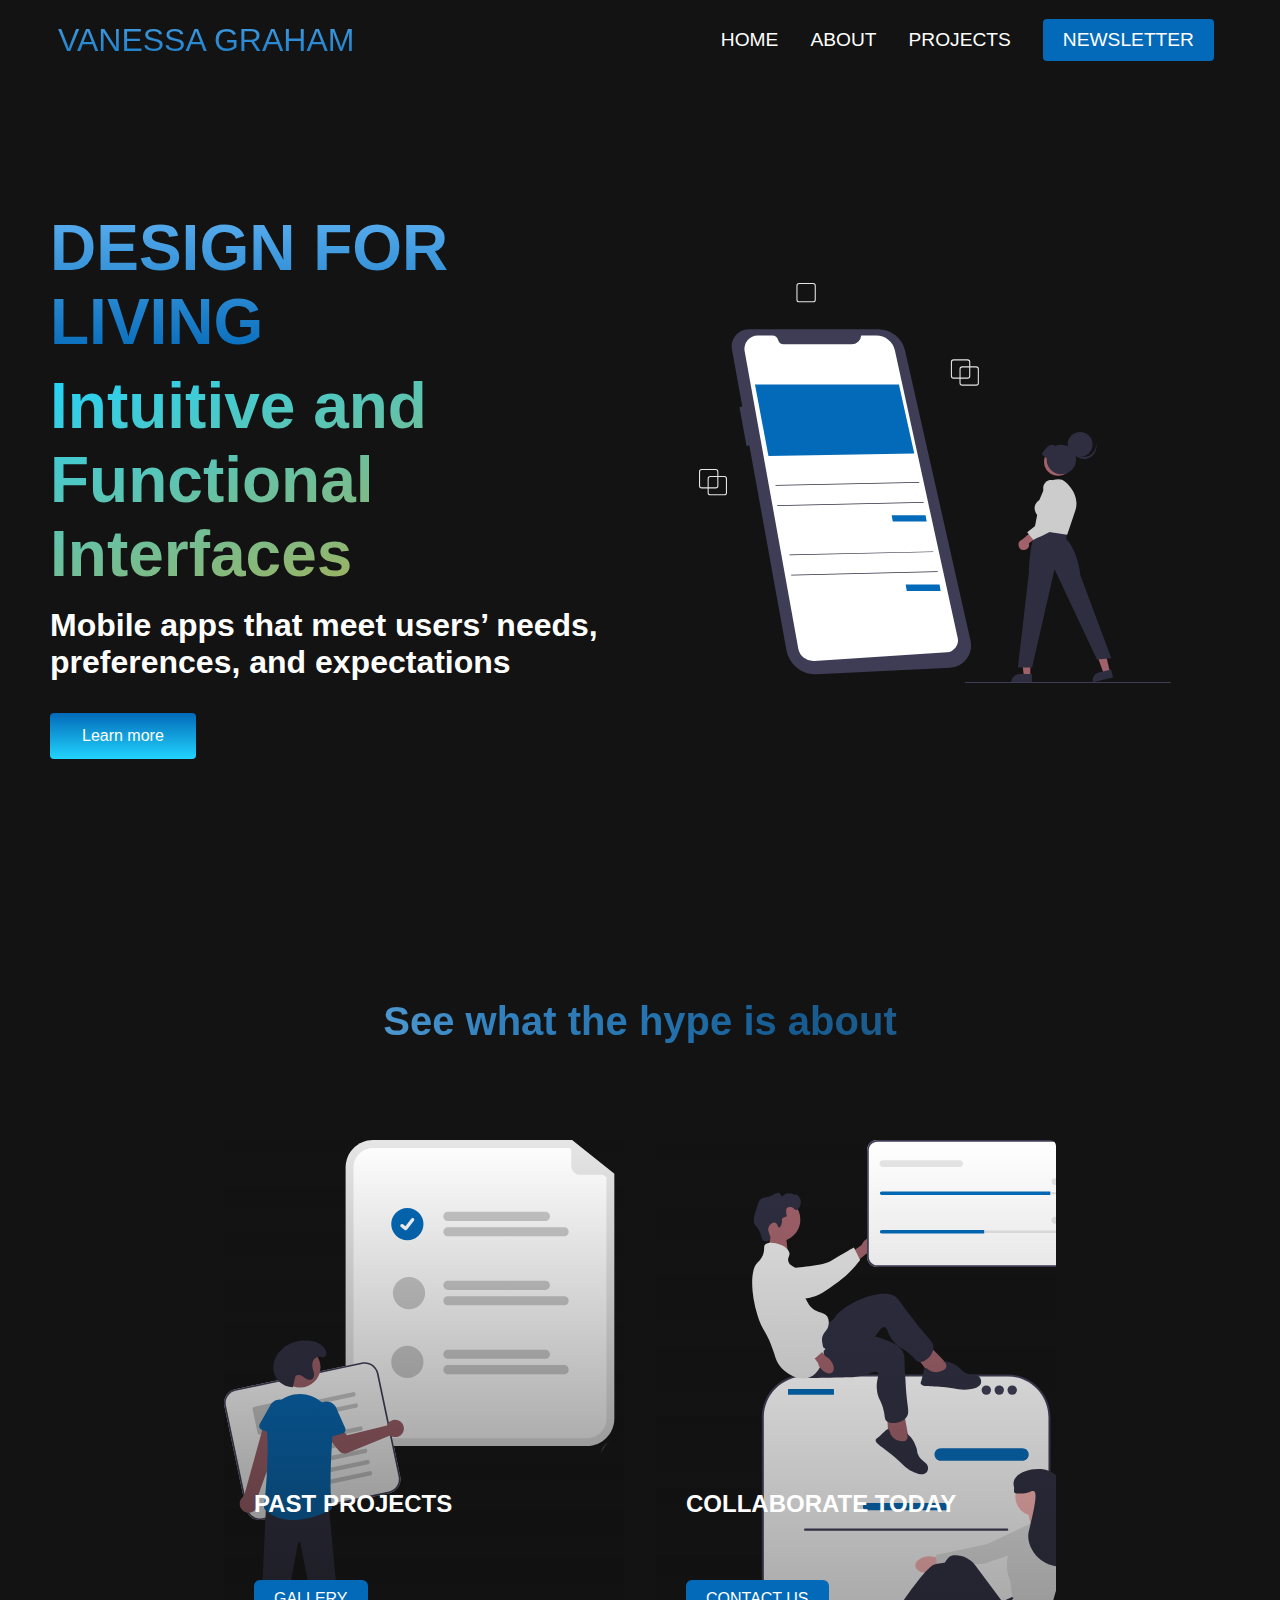
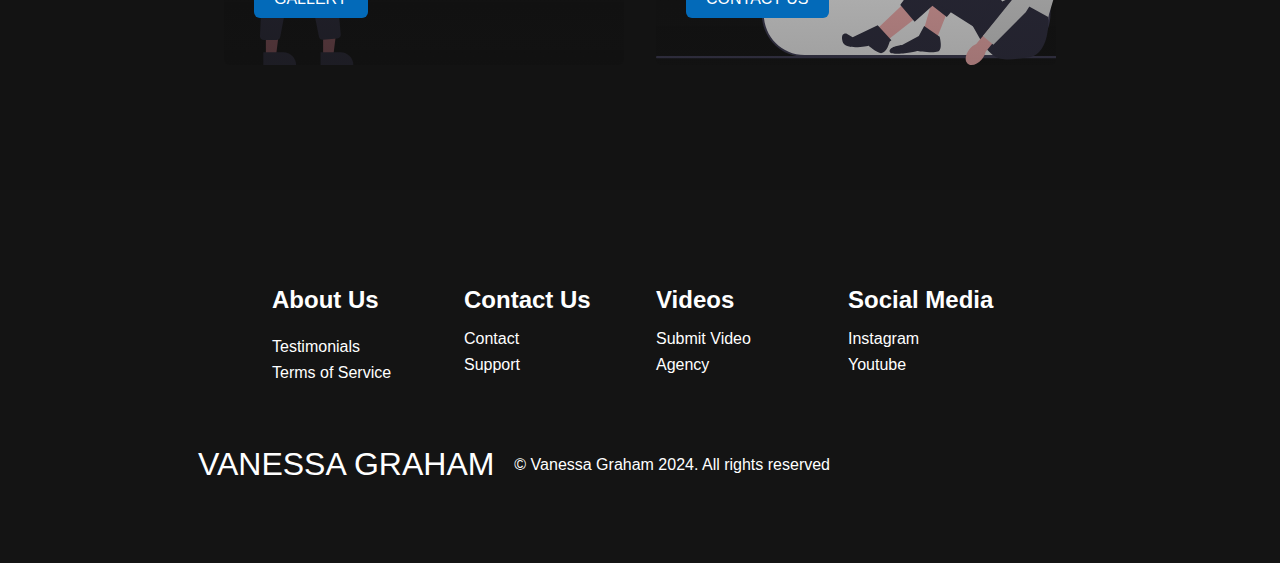
<file: index.html>
<!DOCTYPE html>
<html lang="en">
  <head>
    <meta charset="UTF-8" />
    <meta http-equiv="X-UA-Compatible" content="IE=edge" />
    <meta name="viewport" content="width=device-width, initial-scale=1.0" />
    <title>Vanessa Graham Website</title>

    <!--STYLESHEET-->
    <link rel="stylesheet" href="./style.css" />
   

  </head>
  <body>
    <!-- Navbar Section -->
    <nav class="navbar">
      <div class="navbar__container">
        <a href="/" id="navbar__logo"
          ><i class="fas fa-gem"></i>VANESSA GRAHAM</a
        >
        <div class="navbar__toggle" id="mobile-menu">
          <span class="bar"></span> <span class="bar"></span>
          <span class="bar"></span>
        </div>
        <ul class="navbar__menu">
          <li class="navbar__item">
            <a href="/" class="navbar__links">HOME</a>
          </li>
          <li class="navbar__item">
            <a href="/About.html" class="navbar__links">ABOUT</a>
          </li>
          <li class="navbar__item">
            <a href="/Project.html" class="navbar__links">PROJECTS</a>
          </li>
          <li class="navbar__btn"><a href="/" class="button">NEWSLETTER</a></li>
        </ul>
      </div>
    </nav>

    <!-- Hero Section -->
     <div class="main">
      <div class="main__container">
        <div class="main__content">
          <h1>DESIGN FOR LIVING</h1>
          <h2>Intuitive and Functional Interfaces</h2>
          <p>Mobile apps that meet users’ needs, preferences, and expectations </p>
          <button class="main__btn"><a href="/About.html">Learn more</a></button>
        </div>
        <div class="main__img--container">
          <img id="main__img" src="images/Pics2.svg"/>
        </div>
      </div>
    </div>
    
        </div>
      </div>
    </div>
    <div class="services">
      <h1>See what the hype is about</h1>
      <div class="services__container">
        <div class="services__card">
          <h2>PAST PROJECTS</h2>
                    <button>GALLERY</button>
        </div>
        <div class="services__card">
          <h2>COLLABORATE TODAY</h2>
              <button>CONTACT US </button>
        </div>
      </div>
    </div>
       <!-- Footer Section -->
    <div class="footer__container">
      <div class="footer__links">
        <div class="footer__link--wrapper">
          <div class="footer__link--items">
            <h2>About Us</h2>
            <a href="/sign__up"></a> <a href="/">Testimonials</a>
             
            <a href="/">Terms of Service</a>
          </div>
          <div class="footer__link--items">
            <h2>Contact Us</h2>
            <a href="/">Contact</a> <a href="/">Support</a>
            
          </div>
        </div>
        <div class="footer__link--wrapper">
          <div class="footer__link--items">
            <h2>Videos</h2>
            <a href="/">Submit Video</a> 
            <a href="/">Agency</a> 
          </div>
          <div class="footer__link--items">
            <h2>Social Media</h2>
            <a href="/">Instagram</a> 
            <a href="/">Youtube</a> 
          </div>
        </div>
      </div>
      <section class="social__media">
        <div class="social__media--wrap">
          <div class="footer__logo">
            <a href="/" id="footer__logo"><i class="fas fa-gem"></i>VANESSA GRAHAM</a>
          </div>
          <p class="website__rights">© Vanessa Graham 2024. All rights reserved</p>
          <div class="social__icons">
                        </a>
            <a
              class="social__icon--link"
              href="/"
              target="_blank"
              aria-label="Instagram"
            >
              <i class="fab fa-instagram"></i>
            </a>
            <a
              class="social__icon--link"
              href="//www.youtube.com/channel/UCsKsymTY_4BYR-wytLjex7A?view_as=subscriber"
              target="_blank"
              aria-label="Youtube">
              <i class="fab fa-youtube"></i>
            </a>
          </div>
        </div>
      </section>
    </div>
    <script src="app.js"></script>
  </body>
</html>
</file>
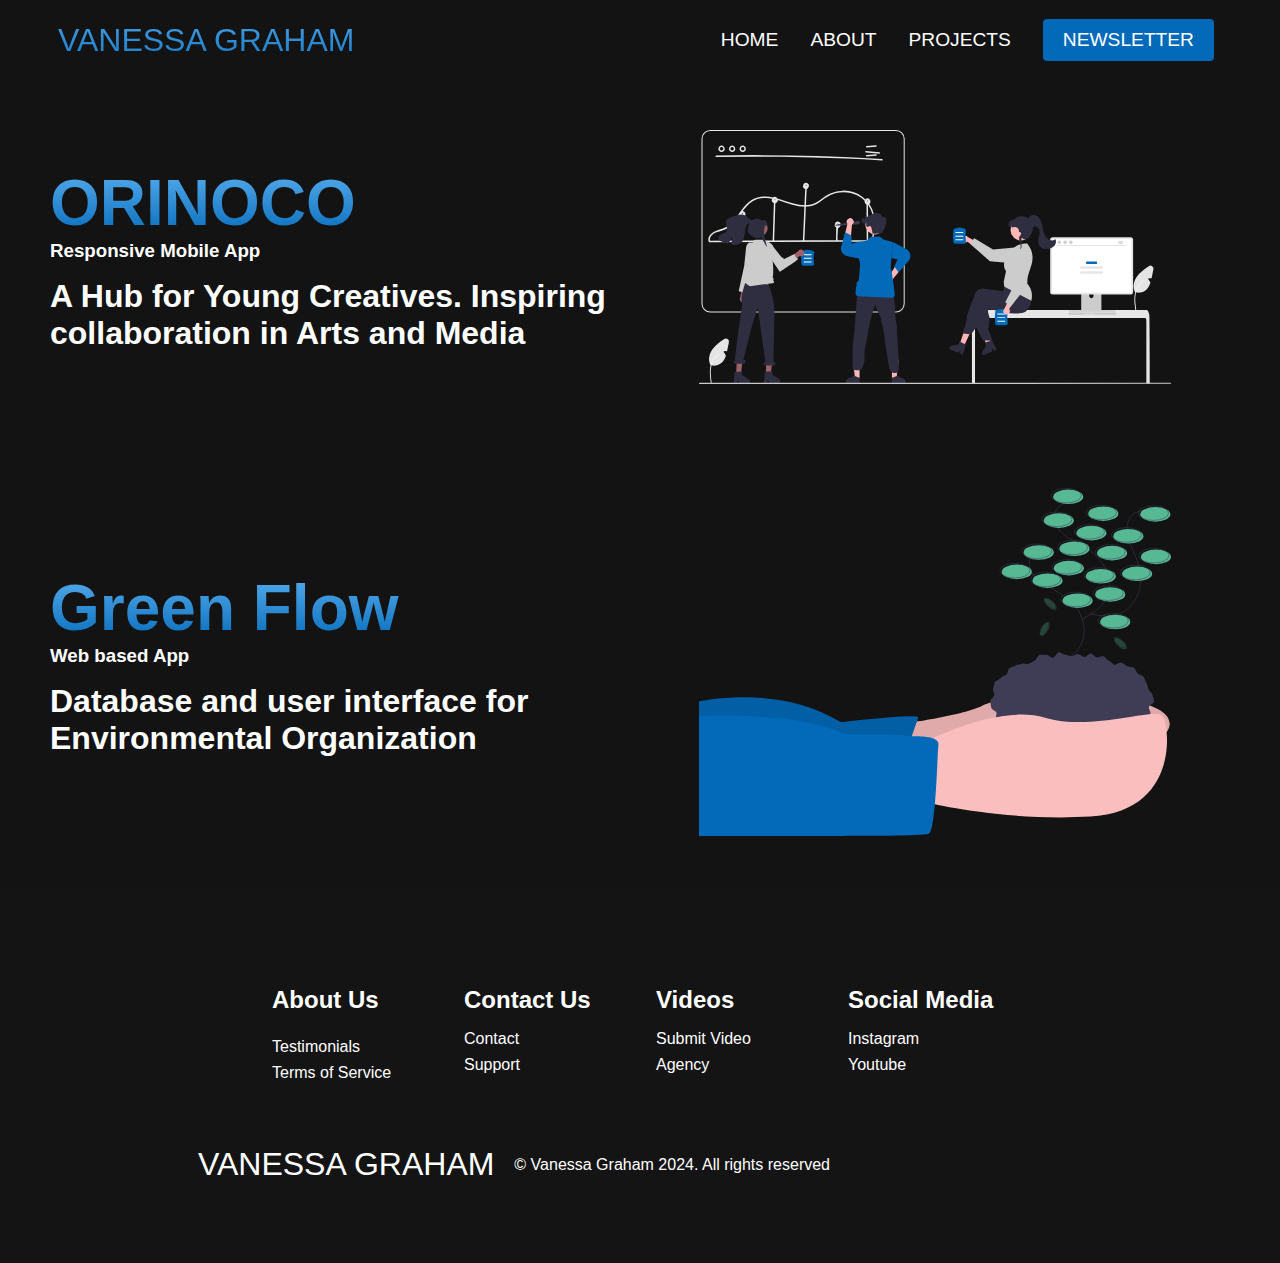
<file: Projects.html>
<!DOCTYPE html>
<html lang="en">
  <head>
    <meta charset="UTF-8" />
    <meta http-equiv="X-UA-Compatible" content="IE=edge" />
    <meta name="viewport" content="width=device-width, initial-scale=1.0" />
    <title>Vanessa Graham Website</title>

    <!--STYLESHEET-->
    <link rel="stylesheet" href="./style.css" />
   

  </head>
  <body>
    <!-- Navbar Section -->
    <nav class="navbar">
      <div class="navbar__container">
        <a href="/" id="navbar__logo"
          ><i class="fas fa-gem"></i>VANESSA GRAHAM</a
        >
        <div class="navbar__toggle" id="mobile-menu">
          <span class="bar"></span> <span class="bar"></span>
          <span class="bar"></span>
        </div>
        <ul class="navbar__menu">
          <li class="navbar__item">
            <a href="/" class="navbar__links">HOME</a>
          </li>
          <li class="navbar__item">
            <a href="/About.html" class="navbar__links">ABOUT</a>
          </li>
          <li class="navbar__item">
            <a href="/Projects.html" class="navbar__links">PROJECTS</a>
          </li>
          <li class="navbar__btn"><a href="/" class="button">NEWSLETTER</a></li>
        </ul>
      </div>
    </nav>

    <!-- Hero Section -->
     <div class="main">
      <div class="main__container">
        <div class="main__content">
          <h1>ORINOCO</h1>
          <h3>Responsive Mobile App</h3>
          <p> A Hub for Young Creatives. Inspiring collaboration in Arts and Media </p>
                  </div>
        <div class="main__img--container">
          <img id="main__img" src="images/Pics5.svg"/>
        </div>
        <div class="main__content">
          <h1>Green Flow</h1>
          <h3>Web based App</h3>
           <p> Database and user interface for Environmental Organization</p>
                  </div>
        <div class="main__img--container">
          <img id="main__img" src="images/Pics6.svg"/>
        </div>
      </div>
    </div>
    
        </div>
      </div>
    </div>
    
       <!-- Footer Section -->
    <div class="footer__container">
      <div class="footer__links">
        <div class="footer__link--wrapper">
          <div class="footer__link--items">
            <h2>About Us</h2>
            <a href="/sign__up"></a> <a href="/">Testimonials</a>
             
            <a href="/">Terms of Service</a>
          </div>
          <div class="footer__link--items">
            <h2>Contact Us</h2>
            <a href="/">Contact</a> <a href="/">Support</a>
            
          </div>
        </div>
        <div class="footer__link--wrapper">
          <div class="footer__link--items">
            <h2>Videos</h2>
            <a href="/">Submit Video</a> 
            <a href="/">Agency</a> 
          </div>
          <div class="footer__link--items">
            <h2>Social Media</h2>
            <a href="/">Instagram</a> 
            <a href="/">Youtube</a> 
          </div>
        </div>
      </div>
      <section class="social__media">
        <div class="social__media--wrap">
          <div class="footer__logo">
            <a href="/" id="footer__logo"><i class="fas fa-gem"></i>VANESSA GRAHAM</a>
          </div>
          <p class="website__rights">© Vanessa Graham 2024. All rights reserved</p>
          <div class="social__icons">
                        </a>
            <a
              class="social__icon--link"
              href="/"
              target="_blank"
              aria-label="Instagram"
            >
              <i class="fab fa-instagram"></i>
            </a>
            <a
              class="social__icon--link"
              href="//www.youtube.com/channel/UCsKsymTY_4BYR-wytLjex7A?view_as=subscriber"
              target="_blank"
              aria-label="Youtube">
              <i class="fab fa-youtube"></i>
            </a>
          </div>
        </div>
      </section>
    </div>
    <script src="app.js"></script>
  </body>
</html>
</file>
<file: style.css>
* {
  box-sizing: border-box;
  margin: 0;
  padding: 0;
  font-family: "Kumbh Sans", sans-serif;
}

.navbar {
  background: #131313;
  height: 80px;
  display: flex;
  justify-content: center;
  align-items: center;
  font-size: 1.2rem;
  position: sticky;
  top: 0;
  z-index: 999;
}

.navbar__container {
  display: flex;
  justify-content: space-between;
  height: 80px;
  z-index: 1;
  width: 100%;
  max-width: 1300px;
  margin-right: auto;
  margin-left: auto;
  padding-right: 50px;
  padding-left: 50px;
}

#navbar__logo {
  background-color: #5bafef;
  background-image: linear-gradient(to top, #036ab9 0%, #5bafef 100%);
  background-size: 100%;
  -webkit-background-clip: text;
  -moz-background-clip: text;
  -webkit-text-fill-color: transparent;
  -moz-text-fill-color: transparent;
  display: flex;
  align-items: center;
  cursor: pointer;
  text-decoration: none;
  font-size: 2rem;
}

.fa-gem {
  margin-right: 0.5rem;
}

.navbar__menu {
  display: flex;
  align-items: center;
  list-style: none;
  text-align: center;
}

.navbar__item {
  height: 80px;
}

.navbar__links {
  color: #fff;
  display: flex;
  align-items: center;
  justify-content: center;
  text-decoration: none;
  padding: 0 1rem;
  height: 100%;
}

.navbar__btn {
  display: flex;
  justify-content: center;
  align-items: center;
  padding: 0 1rem;
  width: 100%;
}

.button {
  display: flex;
  justify-content: center;
  align-items: center;
  text-decoration: none;
  padding: 10px 20px;
  height: 100%;
  width: 100%;
  border: none;
  outline: none;
  border-radius: 4px;
  background: #036ab9;
  color: #fff;
}

.button:hover {
  background: #c6a72b;
  transition: all 0.3s ease;
}

.navbar__links:hover {
  color: #c6a72b;
  transition: all 0.3s ease;
}

@media screen and (max-width: 960px) {
  .navbar__container {
    display: flex;
    justify-content: space-between;
    height: 80px;
    z-index: 1;
    width: 100%;
    max-width: 1300px;
    padding: 0;
  }

  .navbar__menu {
    display: grid;
    grid-template-columns: auto;
    margin: 0;
    width: 100%;
    position: absolute;
    top: -1000px;
    opacity: 1;
    transition: all 0.5s ease;
    height: 50vh;
    z-index: -1;
  }

  .navbar__menu.active {
    background: #131313;
    top: 100%;
    opacity: 1;
    transition: all 0.5s ease;
    z-index: 99;
    height: 50vh;
    font-size: 1.6rem;
  }

  #navbar__logo {
    padding-left: 25px;
  }

  .navbar__toggle .bar {
    width: 25px;
    height: 3px;
    margin: 5px auto;
    transition: all 0.3s ease-in-out;
    background: #fff;
  }

  .navbar__item {
    width: 100%;
  }

  .navbar__links {
    text-align: center;
    padding: 2rem;
    width: 100%;
    display: table;
  }

  .navbar__btn {
    padding-bottom: 2rem;
  }

  .button {
    display: flex;
    justify-content: center;
    align-items: center;
    width: 80%;
    height: 80px;
    margin: 0;
  }

  #mobile-menu {
    position: absolute;
    top: 20%;
    right: 5%;
    transform: translate(5%, 20%);
  }

  .navbar__toggle .bar {
    display: block;
    cursor: pointer;
  }

  #mobile-menu.is-active .bar:nth-child(2) {
    opacity: 0;
  }

  #mobile-menu.is-active .bar:nth-child(1) {
    transform: translateY(8px) rotate(45deg);
  }

  #mobile-menu.is-active .bar:nth-child(3) {
    transform: translateY(-8px) rotate(-45deg);
  }
}

/* Main Page */
.main {
  background-color: #141414;
}

.main__container {
  display: grid;
  grid-template-columns: 1fr 1fr;
  align-items: center;
  justify-self: center;
  margin: 0 auto;
  height: 90vh;
  background-color: #131313;
  z-index: 1;
  width: 100%;
  max-width: 1300px;
  padding-right: 50px;
  padding-left: 50px;
}

.main__content {
  color: #fff;
  width: 100%;
}

.main__content h1 {
  font-size: 4rem;
  background-color: #5bafef;
  background-image: linear-gradient(to top, #036ab9 0%, #5bafef 100%);
  background-size: 100%;
  -webkit-background-clip: text;
  -moz-background-clip: text;
  -webkit-text-fill-color: transparent;
  -moz-text-fill-color: transparent;
}
.main__content h2 {
  font-size: 4rem;
  margin-top: 10px;
  background-color: #036ab9;
  background-image: linear-gradient(-20deg, #c6a72b 0%, #21d4fd 100%);
  background-size: 100%;
  -webkit-background-clip: text;
  -moz-background-clip: text;
  -webkit-text-fill-color: transparent;
  -moz-text-fill-color: transparent;
}

.main__content p {
  margin-top: 1rem;
  font-size: 2rem;
  font-weight: 700;
}

.main__btn {
  font-size: 1rem;
  background-image: linear-gradient(to top, #21d4fd, #036ab9 100%);
  padding: 14px 32px;
  border: none;
  border-radius: 4px;
  color: #fff;
  margin-top: 2rem;
  cursor: pointer;
  position: relative;
  transition: all 0.35s;
  outline: none;
}

.main__btn a {
  position: relative;
  z-index: 2;
  color: #fff;
  text-decoration: none;
}

.main__btn:after {
  position: absolute;
  content: "";
  top: 0;
  left: 0;
  width: 0;
  height: 100%;
  background: #c6a72b;
  transition: all 0.35s;
  border-radius: 4px;
}

.main__btn:hover {
  color: #fff;
}
.main__btn:hover:after {
  width: 100%;
}

.main__img--container {
  text-align: center;
}

#main__img {
  height: 80%;
  width: 80%;
}
/* Mobile Responsive */
@media screen and (max-width: 768px) {
  .main__container {
    display: grid;
    grid-template-columns: auto;
    align-items: center;
    justify-self: center;
    width: 100%;
    margin: 0 auto;
    height: 90vh;
  }

  .main__content {
    text-align: center;
    margin-bottom: 4rem;
  }

  .main__content h1 {
    font-size: 2.5rem;
    margin-top: 2rem;
  }

  .main__content h2 {
    font-size: 3rem;
  }

  .main__content p {
    margin-top: 1rem;
    font-size: 1.5rem;
  }
  .main__btn {
    padding: 12px 36px;
    margin: 2.5rem 0;
  }
}
/* Services Section */
.services {
  background: #131313;
  display: flex;
  flex-direction: column;
  justify-content: center;
  align-items: center;
  height: 100vh;
}

.services h1 {
  background-color: #036ab9;
  background-image: linear-gradient(
    to right,
    #95cbf4 0%,
    #4e97ce 0%,
    #3382bf 21%,
    #2674af 52%,
    #155b91 78%,
    #1e5c8c 100%
  );
  background-size: 100%;
  -webkit-background-clip: text;
  -moz-background-clip: text;
  -webkit-text-fill-color: transparent;
  -moz-text-fill-color: transparent;
  margin-bottom: 5rem;
  font-size: 2.5rem;
}

.services__container {
  display: flex;
  justify-content: center;
  flex-wrap: wrap;
}

.services__card {
  margin: 1rem;
  height: 525px;
  width: 400px;
  border-radius: 6px;
  padding: 14px;
  background-image: linear-gradient(
      to bottom,
      rgba(0, 0, 0, 0) 0%,
      rgba(17, 17, 17, 0.6) 100%
    ),
    url("/images/Pics1.svg");
  background-size: cover;
  position: relative;
  color: #fff;
}

.services__card:before {
  opacity: 0.2;
}

.services__card:nth-child(2) {
  background-image: linear-gradient(
      to bottom,
      rgba(0, 0, 0, 0) 0%,
      rgba(17, 17, 17, 0.4) 100%
    ),
    url("/images/Pics4.svg");
}

.services__card h2 {
  position: absolute;
  top: 350px;
  left: 30px;
}

.services__card p {
  position: absolute;
  top: 400px;
  left: 30px;
}

.services__card button {
  color: #fff;
  padding: 10px 20px;
  border: none;
  outline: none;
  border-radius: 6px;
  background: #036ab9;
  position: absolute;
  top: 440px;
  left: 30px;
  font-size: 1rem;
}

.services__card button:hover {
  cursor: pointer;
}

.services__card:hover {
  transform: scale(1.075);
  transition: 0.2s ease-in;
  cursor: pointer;
}

@media screen and (max-width: 960px) {
  .services {
    height: 1600px;
  }

  .services h1 {
    font-size: 2rem;
    margin-top: 12rem;
  }
}

@media screen and (max-width: 480px) {
  .services {
    height: 1400px;
  }

  .services h1 {
    font-size: 1.2rem;
  }

  .services__card {
    width: 300px;
  }
}

/* Footer CSS */
.footer__container {
  background-color: #141414;
  padding: 5rem 0;
  display: flex;
  flex-direction: column;
  justify-content: center;
  align-items: center;
}

#footer__logo {
  color: #fff;
  display: flex;
  align-items: center;
  cursor: pointer;
  text-decoration: none;
  font-size: 2rem;
}

.footer__links {
  width: 100%;
  max-width: 1000px;
  display: flex;
  justify-content: center;
}

.footer__link--wrapper {
  display: flex;
}

.footer__link--items {
  display: flex;
  flex-direction: column;
  align-items: flex-start;
  margin: 16px;
  text-align: left;
  width: 160px;
  box-sizing: border-box;
}

.footer__link--items h2 {
  margin-bottom: 16px;
}

.footer__link--items > h2 {
  color: #fff;
}

.footer__link--items a {
  color: #fff;
  text-decoration: none;
  margin-bottom: 0.5rem;
}

.footer__link--items a:hover {
  color: #e9e9e9;
  transition: 0.3s ease-out;
}

/* Social Icons */
.social__icon--link {
  color: #fff;
  font-size: 24px;
}

.social__media {
  max-width: 1000px;
  width: 100%;
}

.social__media--wrap {
  display: flex;
  justify-content: space-between;
  align-items: center;
  width: 90%;
  max-width: 1000px;
  margin: 40px auto 0 auto;
}

.social__icons {
  display: flex;
  justify-content: space-between;
  align-items: center;
  width: 240px;
}

.social__logo {
  color: #fff;
  justify-self: start;
  margin-left: 20px;
  cursor: pointer;
  text-decoration: none;
  font-size: 2rem;
  display: flex;
  align-items: center;
  margin-bottom: 16px;
}

.website__rights {
  color: #fff;
}

@media screen and (max-width: 820px) {
  .footer__links {
    padding-top: 2rem;
  }

  #footer__logo {
    margin-bottom: 2rem;
  }

  .website__rights {
    margin-bottom: 2rem;
  }

  .footer__link--wrapper {
    flex-direction: column;
  }

  .social__media--wrap {
    flex-direction: column;
  }
}

@media screen and (max-width: 480px) {
  .footer__link--items {
    margin: 0;
    padding: 10px;
    width: 100%;
  }
}
</file>
